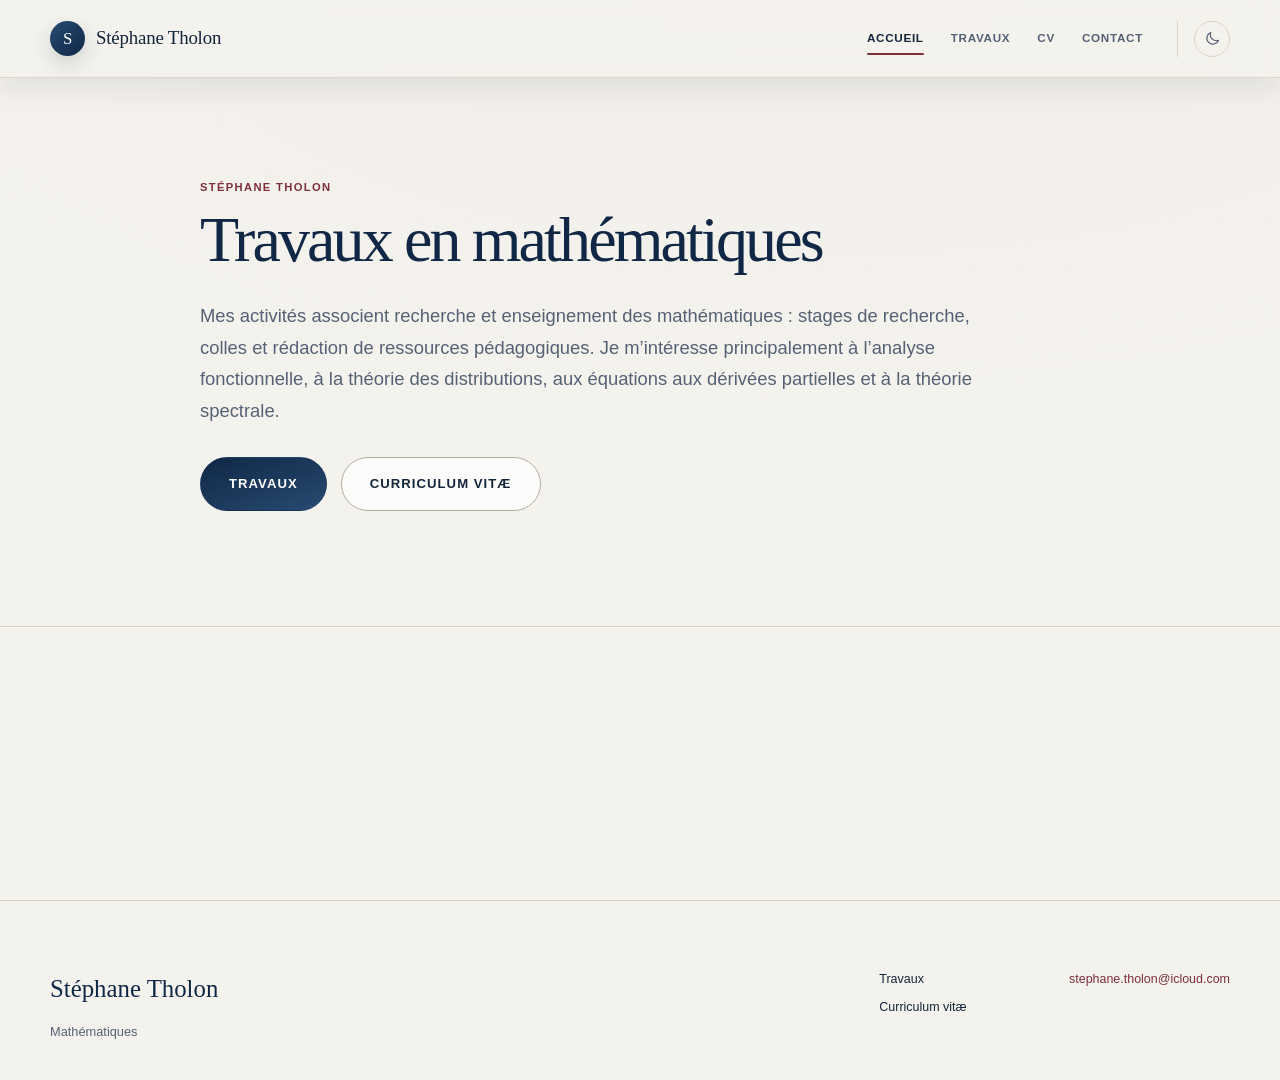
<file: index.html>
<!doctype html>
<html lang="fr">
<head>
  <meta charset="utf-8">
  <meta name="viewport" content="width=device-width, initial-scale=1">
  <title>Stéphane Tholon — Travaux en mathématiques</title>
  <meta name="description" content="Travaux en mathématiques, rapports, ressources pédagogiques et curriculum vitæ de Stéphane Tholon.">
  <meta name="theme-color" content="#f7f5f0">
  <link rel="canonical" href="https://stephanetholon-a11y.github.io/">
  <meta property="og:site_name" content="Stéphane Tholon — Mathématiques">
  <meta property="og:locale" content="fr_FR">
  <meta property="og:title" content="Stéphane Tholon — Travaux en mathématiques">
  <meta property="og:description" content="Travaux en mathématiques, rapports, ressources pédagogiques et curriculum vitæ de Stéphane Tholon.">
  <meta property="og:type" content="website">
  <meta property="og:url" content="https://stephanetholon-a11y.github.io/">
  <meta property="og:image" content="https://stephanetholon-a11y.github.io/assets/img/og-card.svg">
  <meta property="og:image:type" content="image/svg+xml">
  <meta property="og:image:width" content="1200">
  <meta property="og:image:height" content="630">
  <meta property="og:image:alt" content="Stéphane Tholon — Travaux en mathématiques">
  <link rel="icon" href="assets/img/favicon.svg" type="image/svg+xml">
  <link rel="stylesheet" href="assets/css/style.css">
  <script defer src="assets/js/public-documents.js"></script>
  <script defer src="assets/js/data.js"></script>
  <script defer src="assets/js/main.js"></script>
</head>
<body data-page="accueil">
  <header class="site-header" data-site-header></header>
  <main id="contenu">
    <section class="repository-hero">
      <div class="container repository-hero-inner">
        <p class="eyebrow">Stéphane Tholon</p>
        <h1>Travaux en mathématiques</h1>
        <p class="repository-intro">Mes activités associent recherche et enseignement des mathématiques : stages de recherche, colles et rédaction de ressources pédagogiques. Je m’intéresse principalement à l’analyse fonctionnelle, à la théorie des distributions, aux équations aux dérivées partielles et à la théorie spectrale.</p>
        <div class="hero-actions">
          <a class="button button-primary" href="documents.html">Travaux</a>
          <a class="button button-outline" href="assets/documents/cv-stephane-tholon.pdf" target="_blank" rel="noopener">Curriculum vitæ</a>
        </div>
      </div>
    </section>

  </main>
  <footer class="site-footer" data-site-footer></footer>
</body>
</html>
</file>
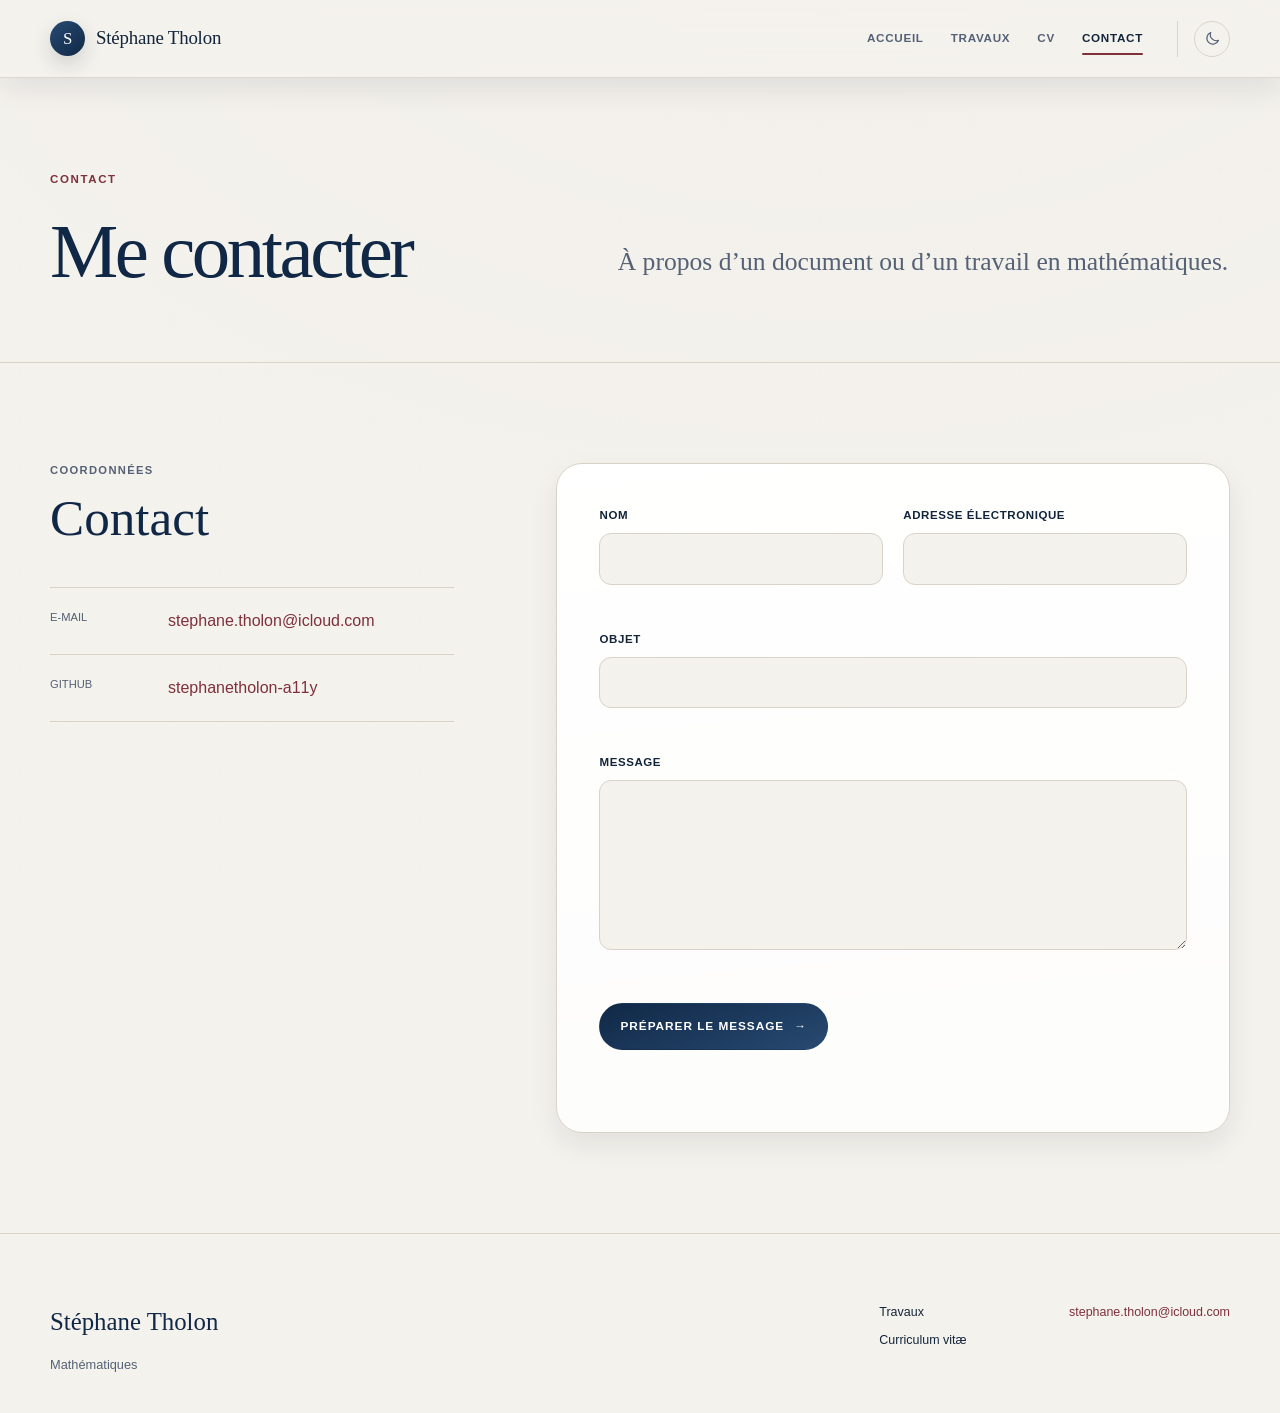
<file: contact.html>
<!doctype html>
<html lang="fr">
<head>
  <meta charset="utf-8"><meta name="viewport" content="width=device-width, initial-scale=1">
  <title>Contact — Stéphane Tholon</title>
  <meta name="description" content="Contacter Stéphane Tholon à propos d’un document ou d’un travail en mathématiques.">
  <link rel="canonical" href="https://stephanetholon-a11y.github.io/contact.html">
  <meta property="og:site_name" content="Stéphane Tholon — Mathématiques">
  <meta property="og:locale" content="fr_FR">
  <meta property="og:title" content="Contact — Stéphane Tholon">
  <meta property="og:description" content="Contacter Stéphane Tholon à propos d’un document ou d’un travail en mathématiques.">
  <meta property="og:type" content="website">
  <meta property="og:url" content="https://stephanetholon-a11y.github.io/contact.html">
  <meta property="og:image" content="https://stephanetholon-a11y.github.io/assets/img/og-card.svg">
  <meta property="og:image:type" content="image/svg+xml">
  <meta property="og:image:width" content="1200">
  <meta property="og:image:height" content="630">
  <meta property="og:image:alt" content="Stéphane Tholon — Travaux en mathématiques">
  <link rel="icon" href="assets/img/favicon.svg" type="image/svg+xml"><link rel="stylesheet" href="assets/css/style.css">
  <script defer src="assets/js/data.js"></script><script defer src="assets/js/main.js"></script>
</head>
<body data-page="contact">
  <header class="site-header" data-site-header></header>
  <main id="contenu">
    <header class="page-hero"><div class="container page-hero-grid"><div><span class="page-number">CONTACT</span><h1>Me contacter</h1></div><p class="lead">À propos d’un document ou d’un travail en mathématiques.</p></div></header>
    <section class="section"><div class="container contact-grid">
      <div class="contact-details"><p class="eyebrow">Coordonnées</p><h2>Contact</h2><div class="contact-list"><div class="contact-row"><span>E-mail</span><a href="mailto:stephane.tholon@icloud.com">stephane.tholon@icloud.com</a></div><div class="contact-row"><span>GitHub</span><a href="https://github.com/stephanetholon-a11y" target="_blank" rel="noopener">stephanetholon-a11y</a></div></div></div>
      <form class="contact-form" id="contact-form" novalidate><div class="form-row"><div class="field"><label for="name">Nom</label><input id="name" name="name" autocomplete="name" required aria-describedby="name-error"><span class="field-error" id="name-error"></span></div><div class="field"><label for="email">Adresse électronique</label><input id="email" name="email" type="email" autocomplete="email" required aria-describedby="email-error"><span class="field-error" id="email-error"></span></div></div><div class="field"><label for="subject">Objet</label><input id="subject" name="subject" required aria-describedby="subject-error"><span class="field-error" id="subject-error"></span></div><div class="field"><label for="message">Message</label><textarea id="message" name="message" required aria-describedby="message-error"></textarea><span class="field-error" id="message-error"></span></div><button class="button button-primary" type="submit">Préparer le message <span aria-hidden="true">→</span></button><p class="form-status" id="form-status" aria-live="polite"></p></form>
    </div></section>
  </main>
  <footer class="site-footer" data-site-footer></footer>
</body>
</html>
</file>
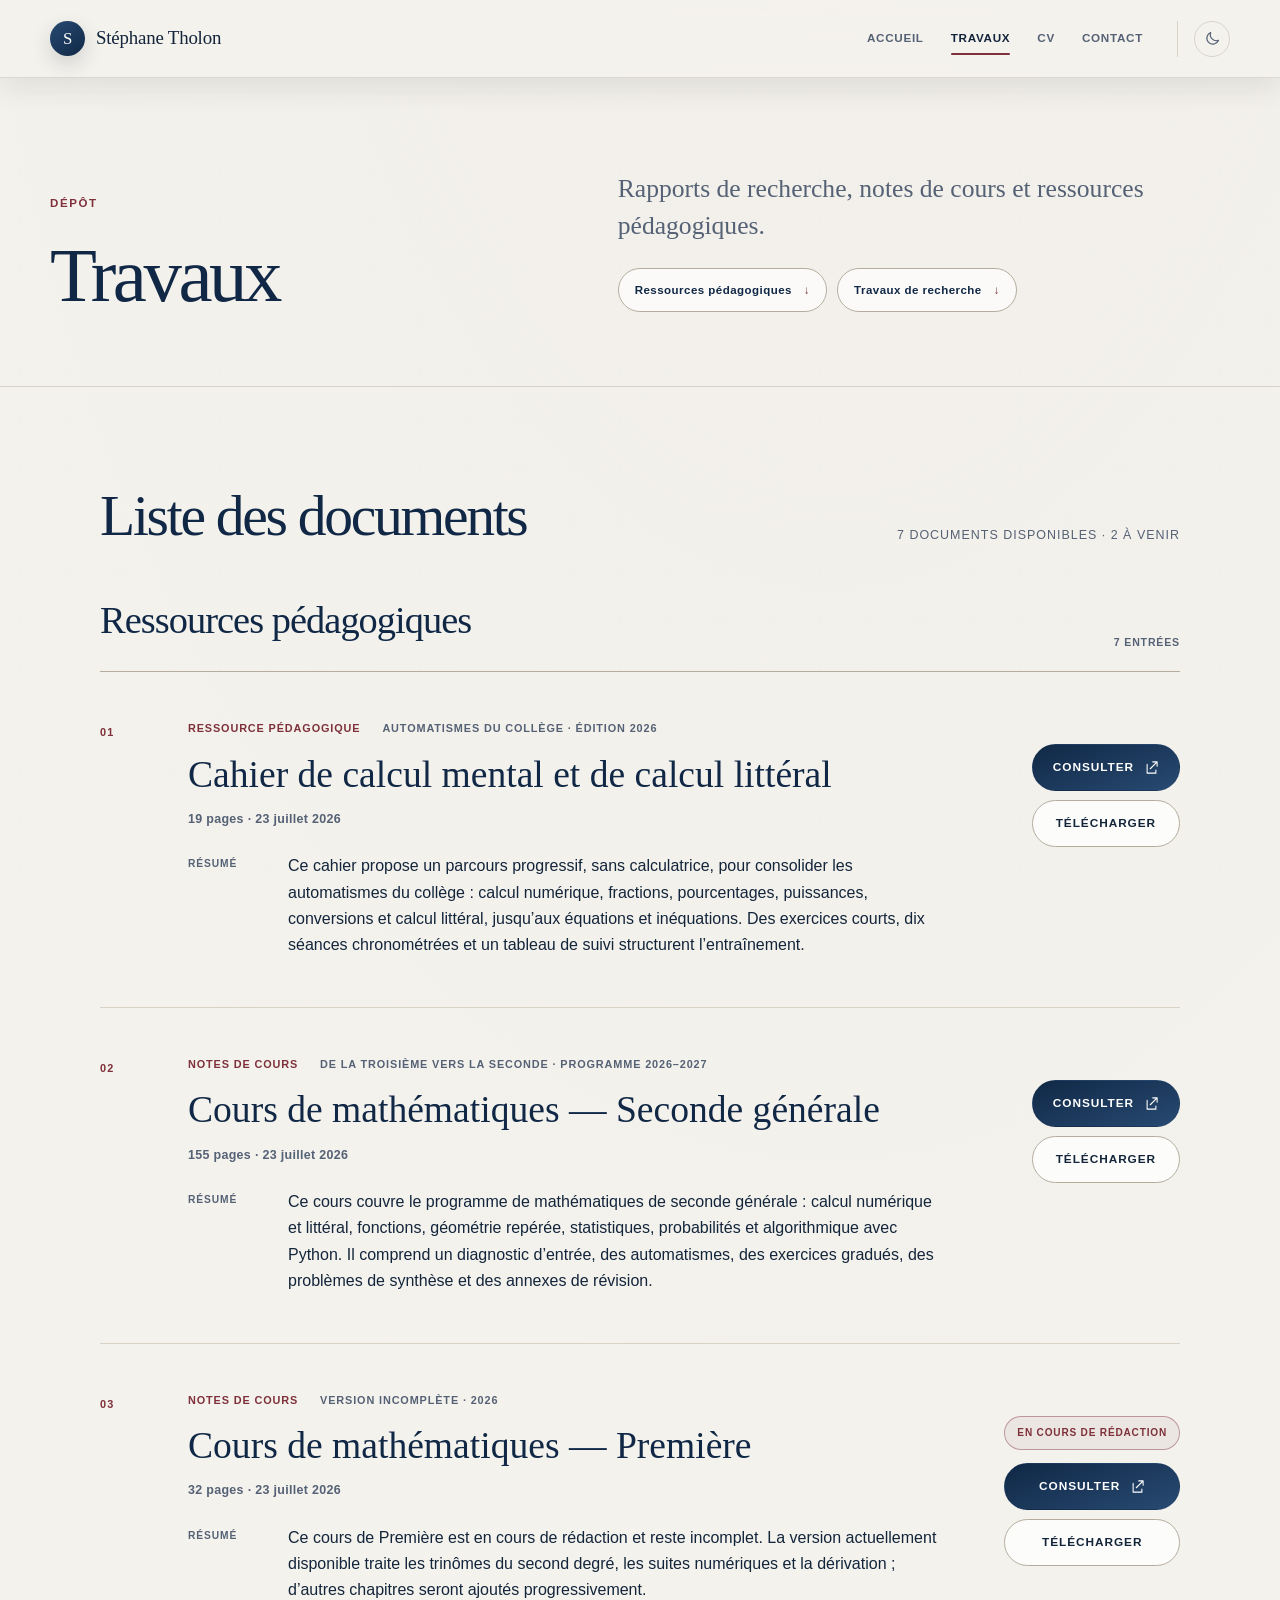
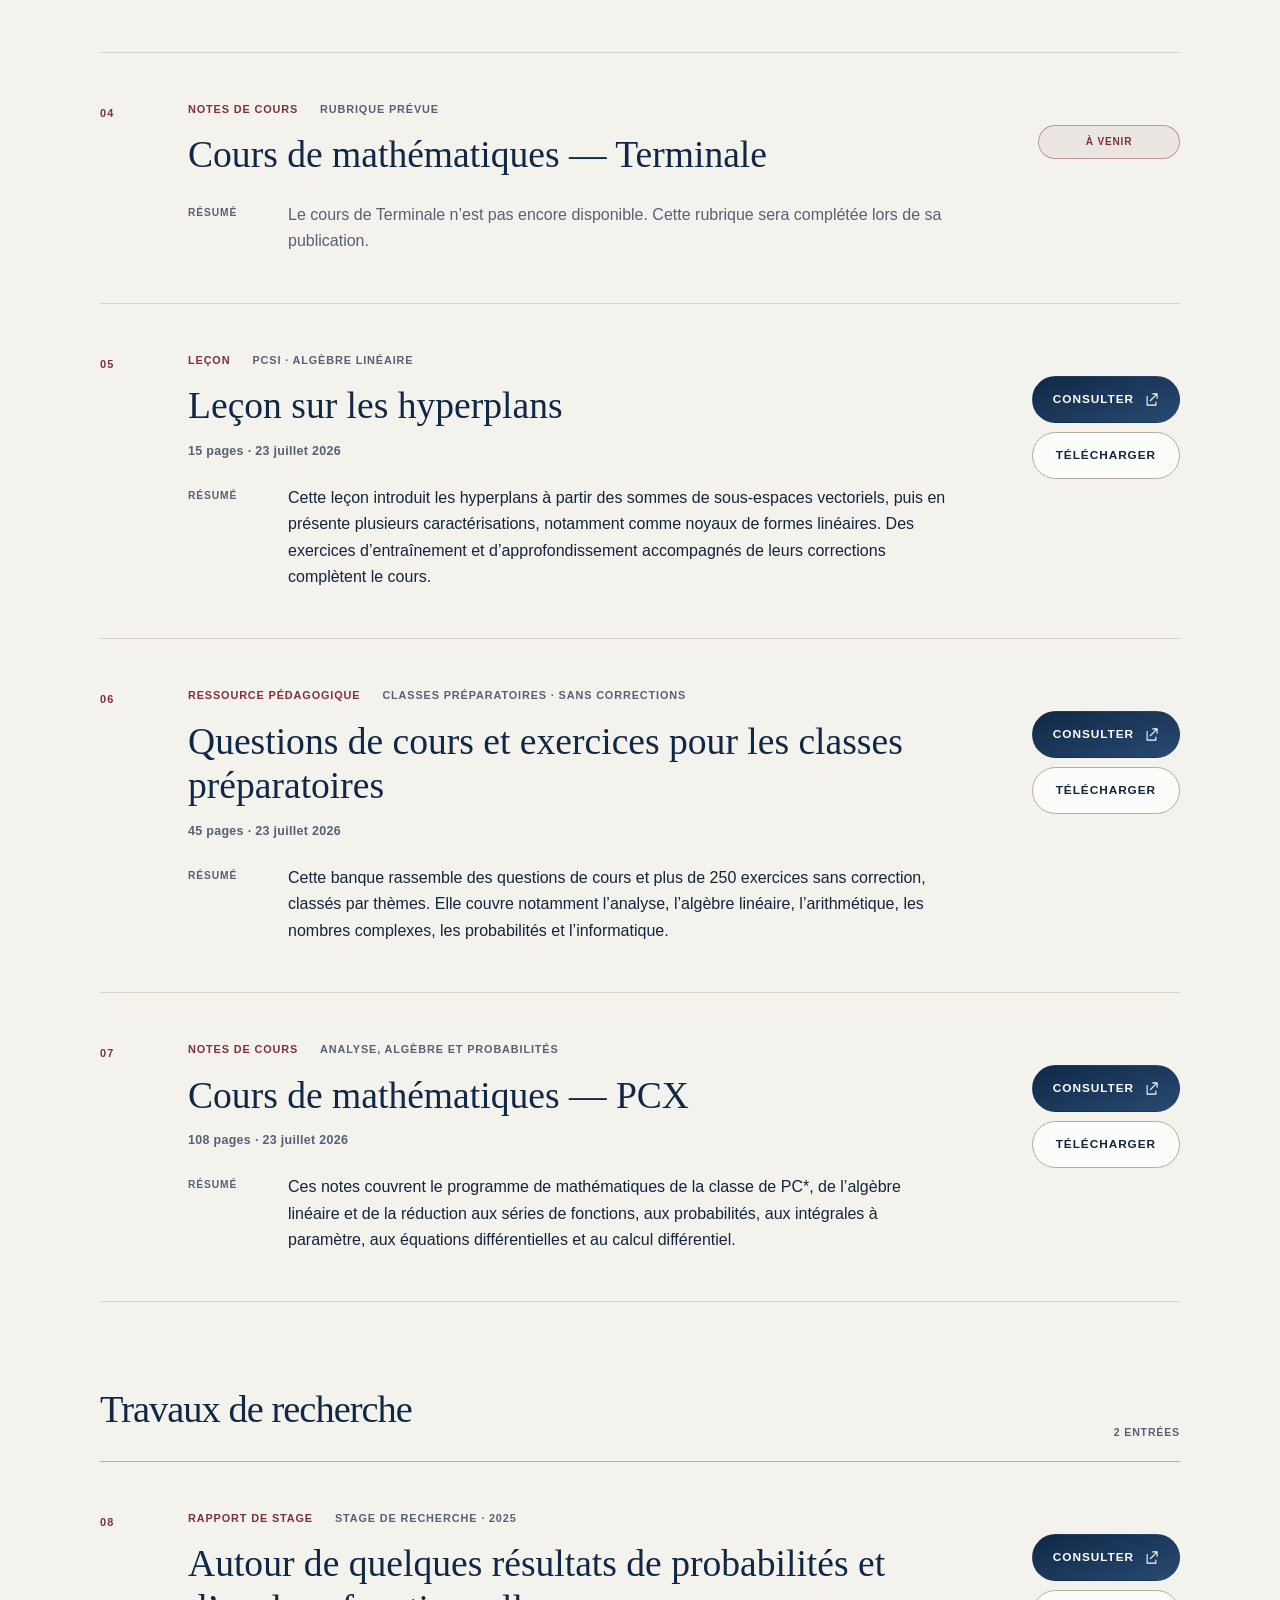
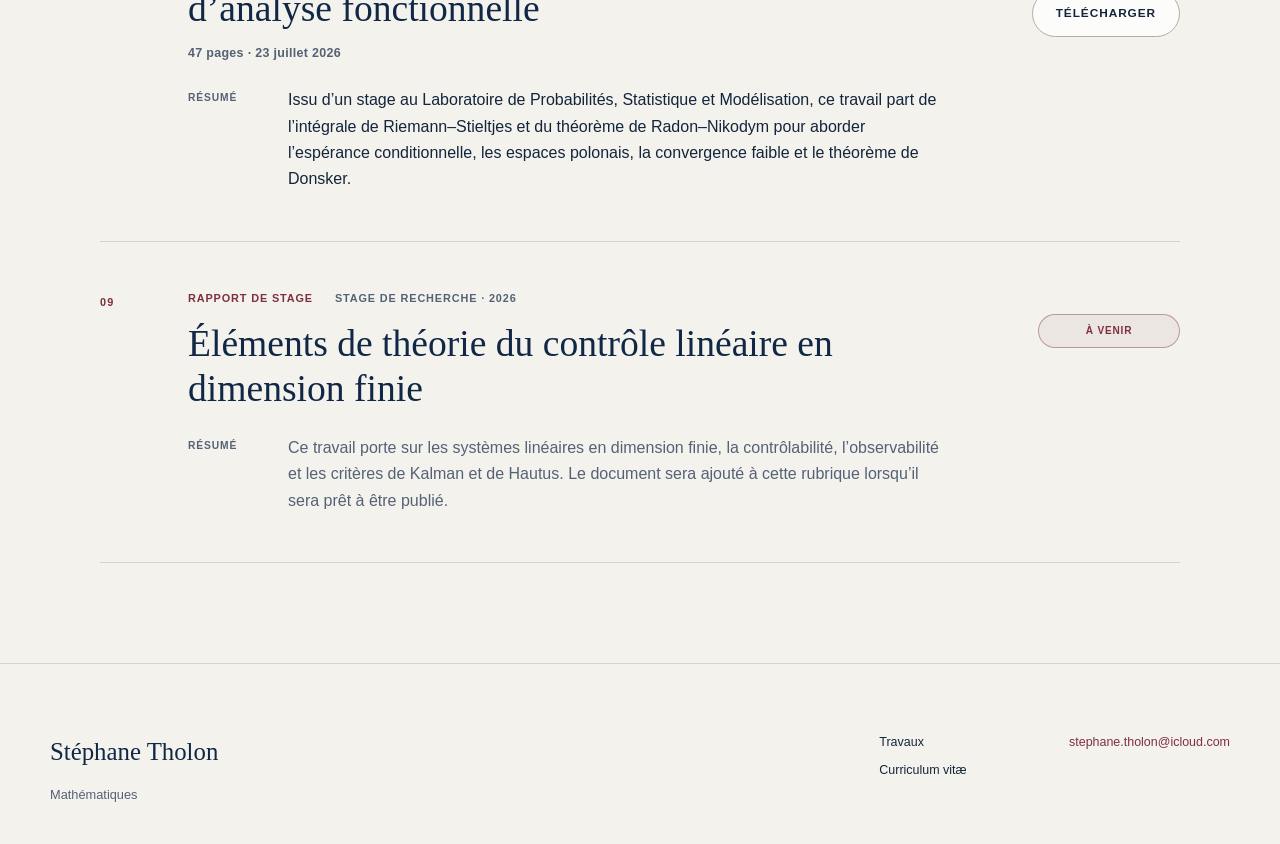
<file: documents.html>
<!doctype html>
<html lang="fr">
<head>
  <meta charset="utf-8">
  <meta name="viewport" content="width=device-width, initial-scale=1">
  <title>Travaux — Stéphane Tholon</title>
  <meta name="description" content="Rapports de stage, notes de cours et ressources pédagogiques en mathématiques de Stéphane Tholon.">
  <link rel="canonical" href="https://stephanetholon-a11y.github.io/documents.html">
  <meta property="og:site_name" content="Stéphane Tholon — Mathématiques">
  <meta property="og:locale" content="fr_FR">
  <meta property="og:title" content="Travaux — Stéphane Tholon">
  <meta property="og:description" content="Rapports de stage, notes de cours et ressources pédagogiques en mathématiques de Stéphane Tholon.">
  <meta property="og:type" content="website">
  <meta property="og:url" content="https://stephanetholon-a11y.github.io/documents.html">
  <meta property="og:image" content="https://stephanetholon-a11y.github.io/assets/img/og-card.svg">
  <meta property="og:image:type" content="image/svg+xml">
  <meta property="og:image:width" content="1200">
  <meta property="og:image:height" content="630">
  <meta property="og:image:alt" content="Stéphane Tholon — Travaux en mathématiques">
  <link rel="icon" href="assets/img/favicon.svg" type="image/svg+xml">
  <link rel="stylesheet" href="assets/css/style.css">
  <script defer src="assets/js/public-documents.js"></script>
  <script defer src="assets/js/data.js"></script>
  <script defer src="assets/js/main.js"></script>
</head>
<body data-page="documents">
  <header class="site-header" data-site-header></header>
  <main id="contenu">
    <header class="page-hero">
      <div class="container page-hero-grid">
        <div><span class="page-number">DÉPÔT</span><h1>Travaux</h1></div>
        <div class="page-hero-copy">
          <p class="lead">Rapports de recherche, notes de cours et ressources pédagogiques.</p>
          <nav class="works-shortcuts" aria-label="Accès rapide aux catégories de travaux">
            <a href="#work-group-enseignement">Ressources pédagogiques <span aria-hidden="true">↓</span></a>
            <a href="#work-group-recherche">Travaux de recherche <span aria-hidden="true">↓</span></a>
          </nav>
        </div>
      </div>
    </header>
    <section class="section" aria-labelledby="works-list-title">
      <div class="container works-shell">
        <div class="works-heading">
          <h2 id="works-list-title">Liste des documents</h2>
          <p data-result-count>0 document disponible</p>
        </div>
        <div class="work-groups" data-document-grid aria-live="polite"></div>
      </div>
    </section>
  </main>
  <footer class="site-footer" data-site-footer></footer>
</body>
</html>
</file>
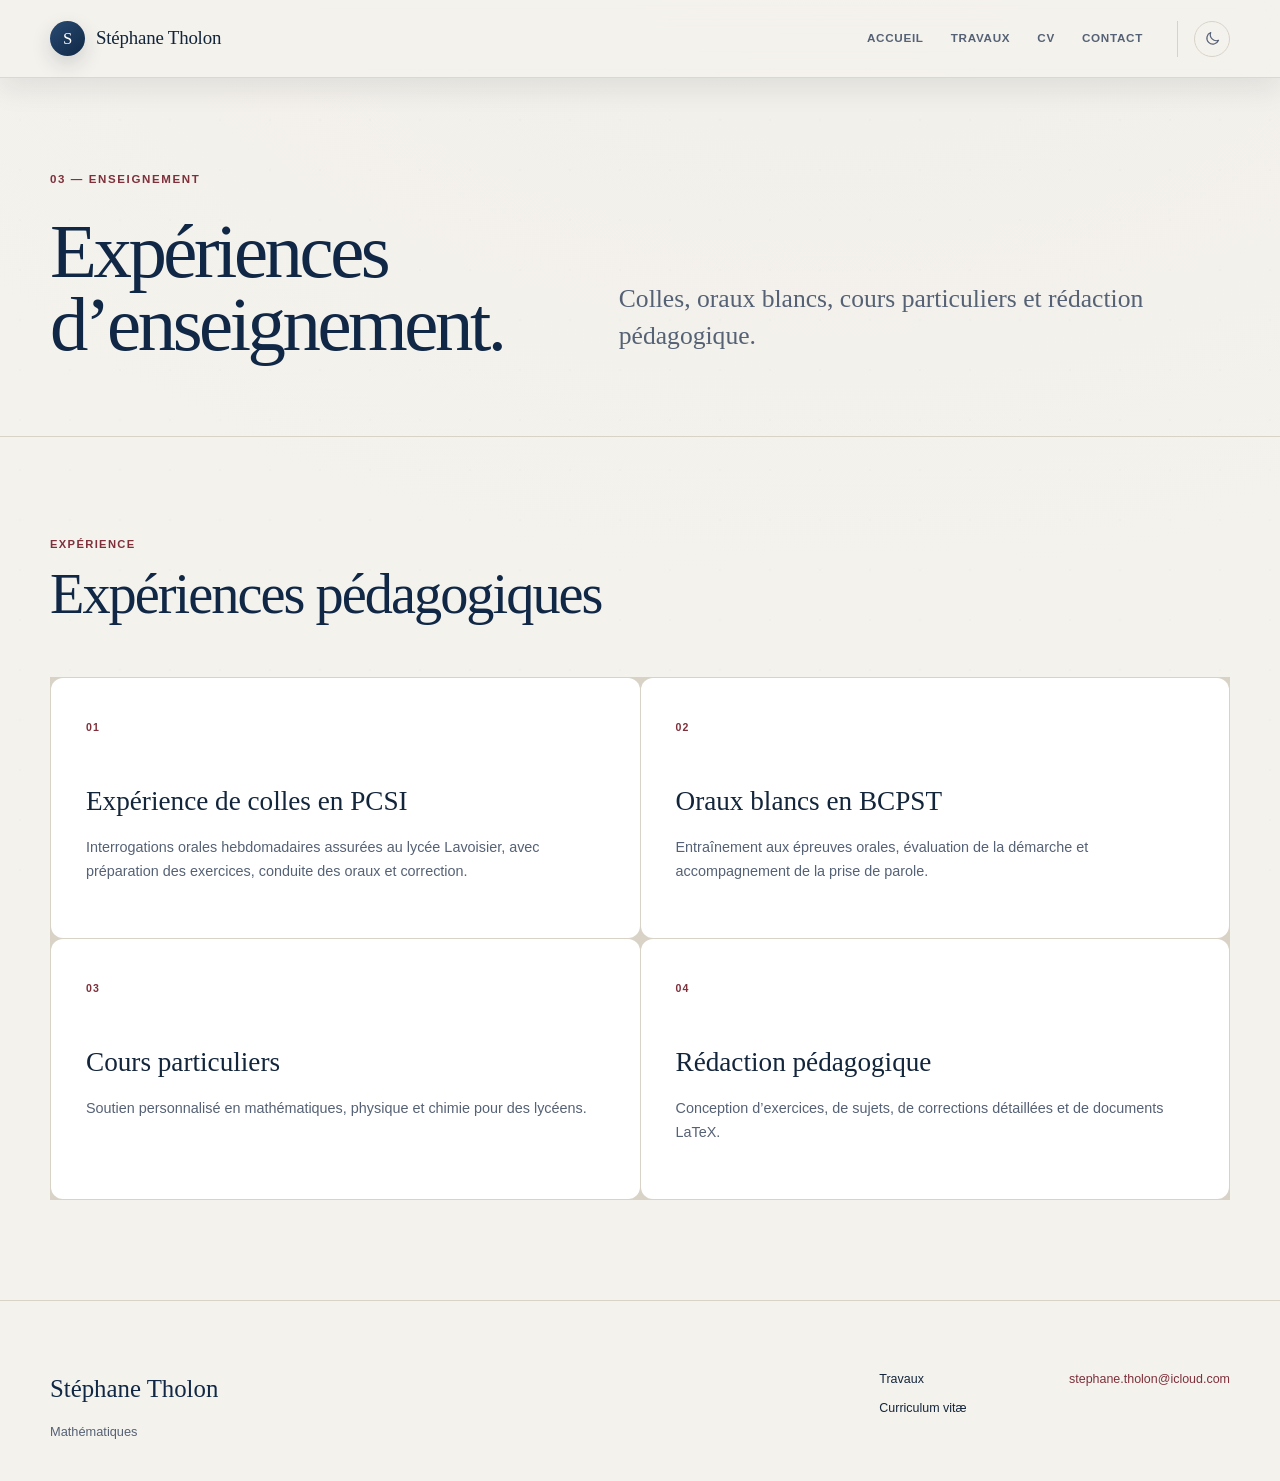
<file: enseignement.html>
<!doctype html>
<html lang="fr">
<head>
  <meta charset="utf-8"><meta name="viewport" content="width=device-width, initial-scale=1">
  <title>Enseignement — Stéphane Tholon</title>
  <meta name="description" content="Expériences pédagogiques de Stéphane Tholon : colles et oraux blancs, cours particuliers et rédaction de ressources.">
  <link rel="canonical" href="https://stephanetholon-a11y.github.io/enseignement.html">
  <meta property="og:site_name" content="Stéphane Tholon — Mathématiques">
  <meta property="og:locale" content="fr_FR">
  <meta property="og:title" content="Enseignement — Stéphane Tholon">
  <meta property="og:description" content="Expériences pédagogiques de Stéphane Tholon : colles et oraux blancs, cours particuliers et rédaction de ressources.">
  <meta property="og:type" content="website">
  <meta property="og:url" content="https://stephanetholon-a11y.github.io/enseignement.html">
  <meta property="og:image" content="https://stephanetholon-a11y.github.io/assets/img/og-card.svg">
  <meta property="og:image:type" content="image/svg+xml">
  <meta property="og:image:width" content="1200">
  <meta property="og:image:height" content="630">
  <meta property="og:image:alt" content="Stéphane Tholon — Travaux en mathématiques">
  <link rel="icon" href="assets/img/favicon.svg" type="image/svg+xml"><link rel="stylesheet" href="assets/css/style.css">
  <script defer src="assets/js/data.js"></script><script defer src="assets/js/main.js"></script>
</head>
<body data-page="enseignement">
  <header class="site-header" data-site-header></header>
  <main id="contenu">
    <header class="page-hero"><div class="container page-hero-grid"><div><span class="page-number">03 — ENSEIGNEMENT</span><h1>Expériences<br>d’enseignement.</h1></div><p class="lead">Colles, oraux blancs, cours particuliers et rédaction pédagogique.</p></div></header>
    <section class="section" aria-labelledby="activities-title"><div class="container"><div class="section-heading"><div><p class="eyebrow">Expérience</p><h2 id="activities-title">Expériences pédagogiques</h2></div></div><div class="activity-list">
      <article class="activity-card reveal"><span>01</span><h3>Expérience de colles en PCSI</h3><p>Interrogations orales hebdomadaires assurées au lycée Lavoisier, avec préparation des exercices, conduite des oraux et correction.</p></article>
      <article class="activity-card reveal"><span>02</span><h3>Oraux blancs en BCPST</h3><p>Entraînement aux épreuves orales, évaluation de la démarche et accompagnement de la prise de parole.</p></article>
      <article class="activity-card reveal"><span>03</span><h3>Cours particuliers</h3><p>Soutien personnalisé en mathématiques, physique et chimie pour des lycéens.</p></article>
      <article class="activity-card reveal"><span>04</span><h3>Rédaction pédagogique</h3><p>Conception d’exercices, de sujets, de corrections détaillées et de documents LaTeX.</p></article>
    </div></div></section>
  </main>
  <footer class="site-footer" data-site-footer></footer>
</body>
</html>
</file>
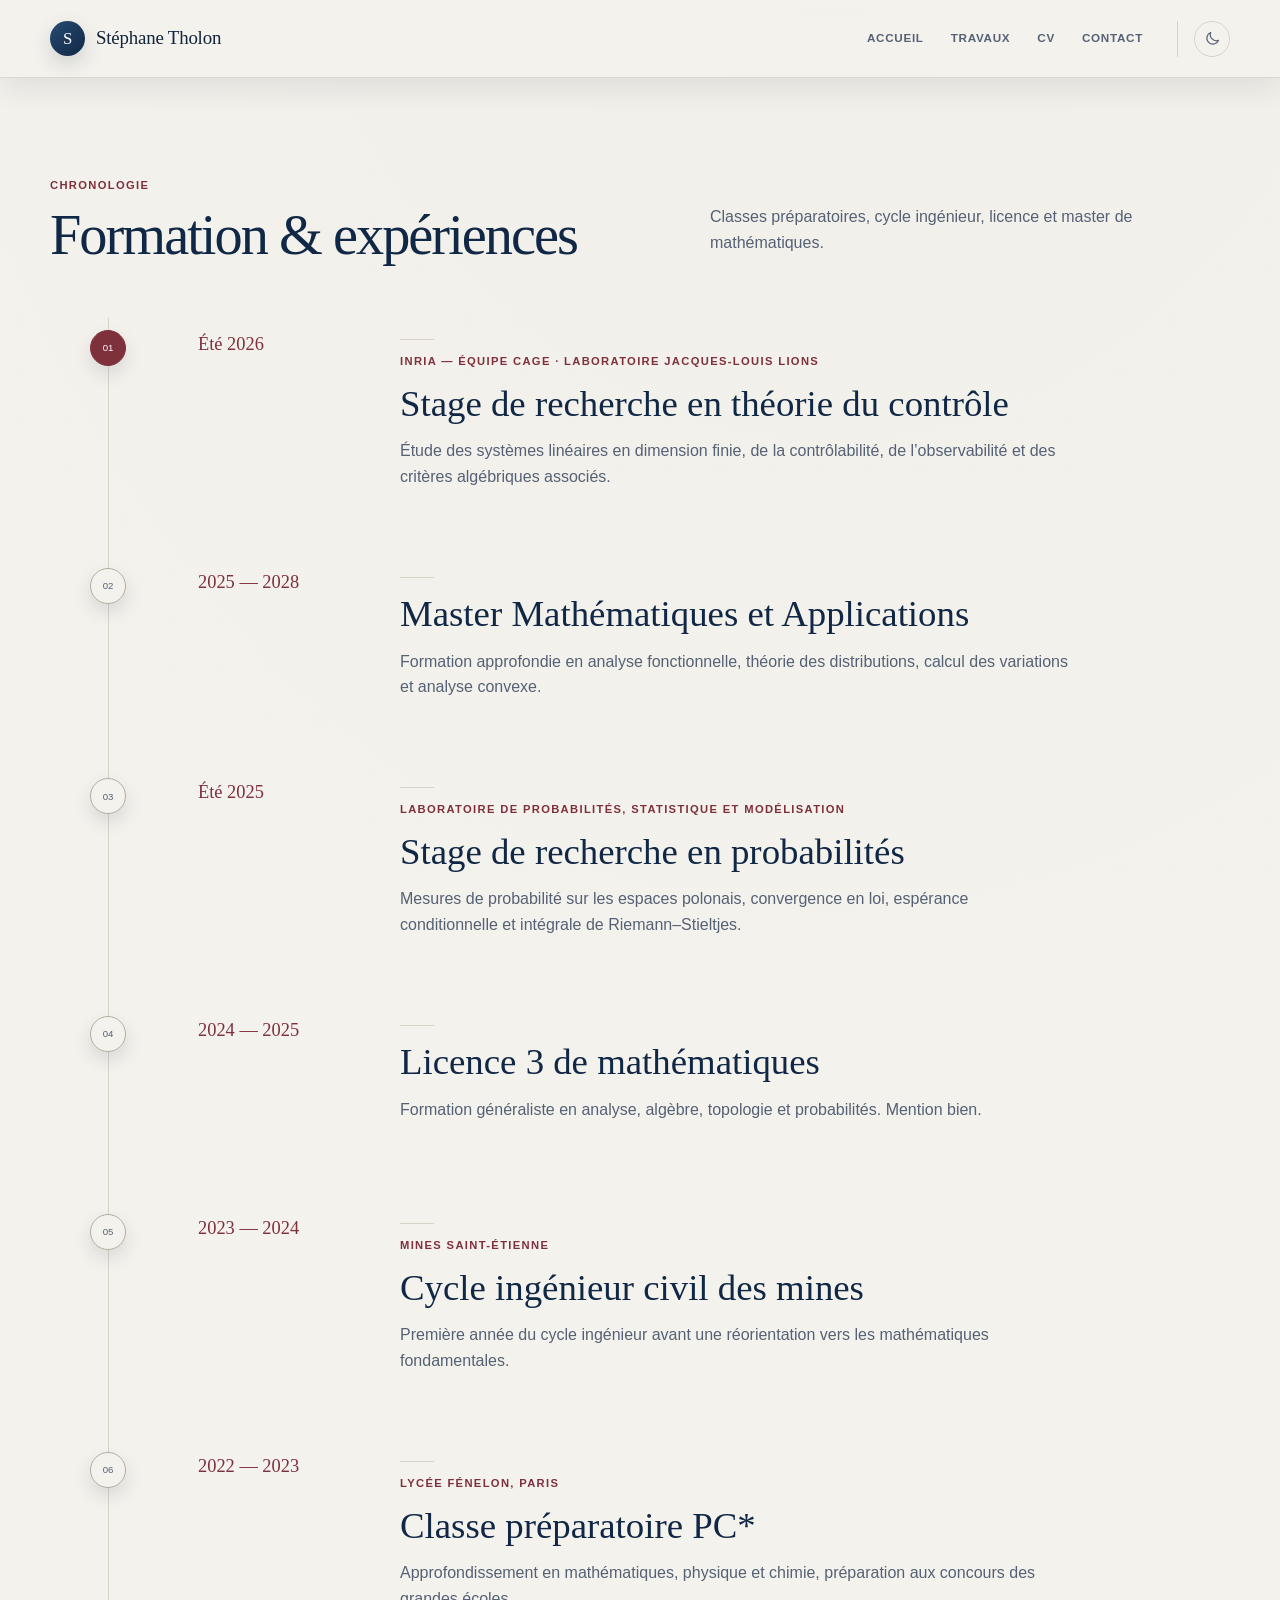
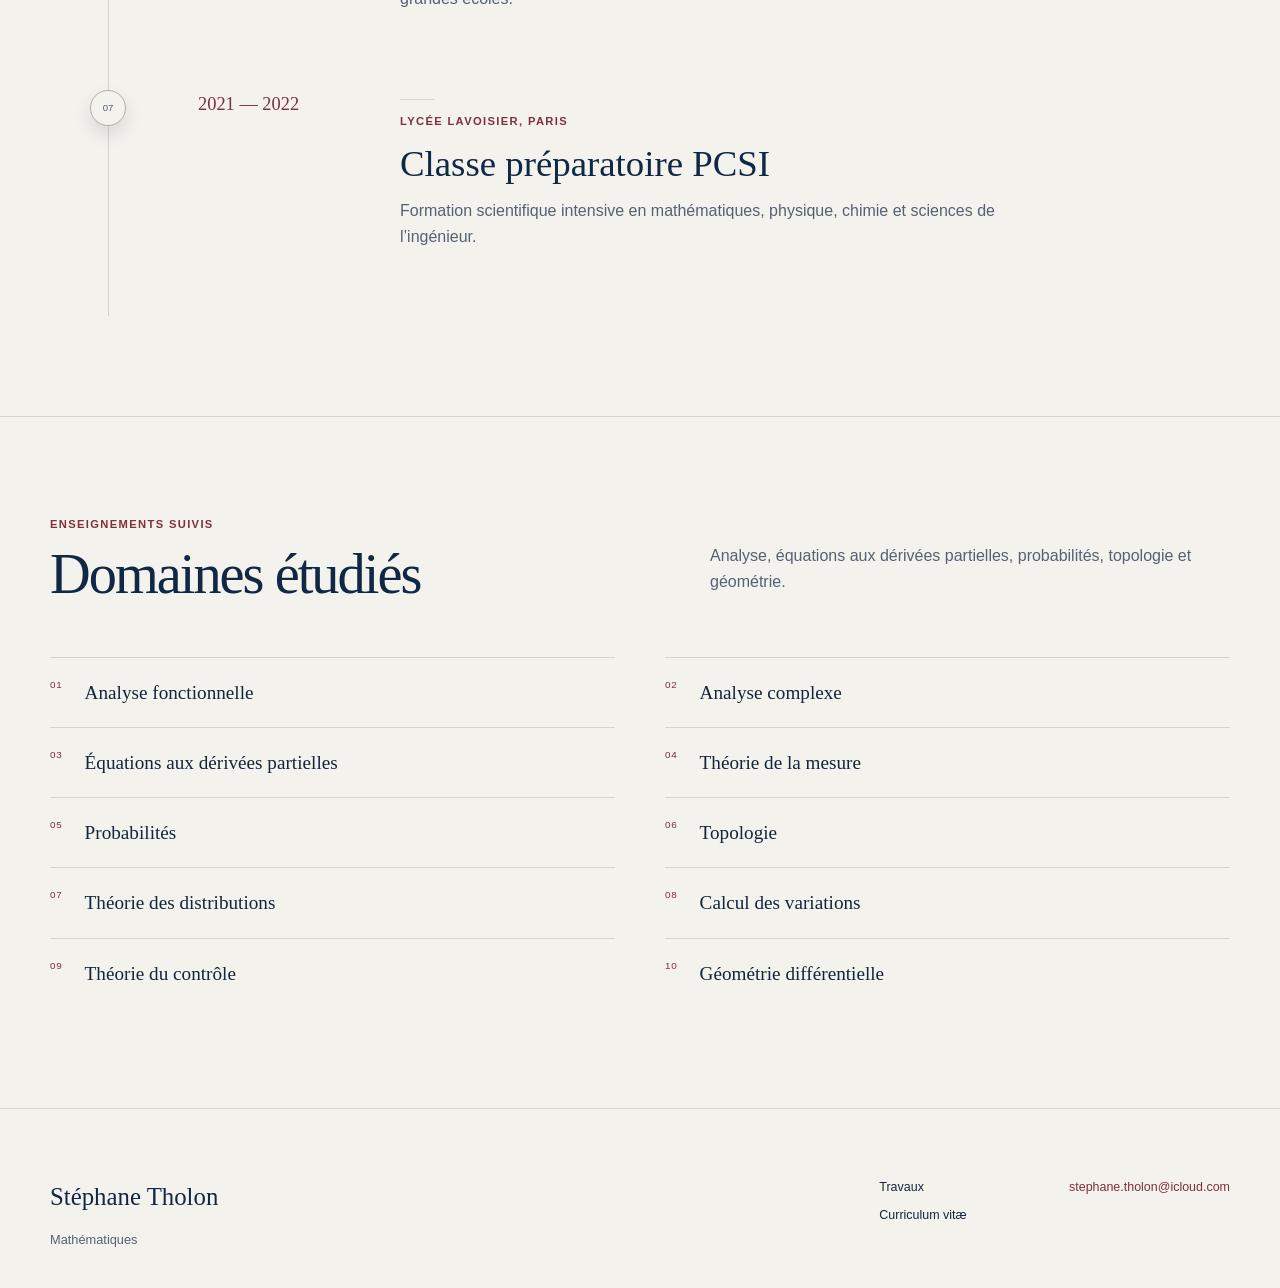
<file: parcours.html>
<!doctype html>
<html lang="fr">
<head>
  <meta charset="utf-8"><meta name="viewport" content="width=device-width, initial-scale=1">
  <title>Parcours — Stéphane Tholon</title>
  <meta name="description" content="Formation et expériences de Stéphane Tholon en mathématiques, de la classe préparatoire au master.">
  <link rel="canonical" href="https://stephanetholon-a11y.github.io/parcours.html">
  <meta property="og:site_name" content="Stéphane Tholon — Mathématiques">
  <meta property="og:locale" content="fr_FR">
  <meta property="og:title" content="Parcours — Stéphane Tholon">
  <meta property="og:description" content="Formation et expériences de Stéphane Tholon en mathématiques, de la classe préparatoire au master.">
  <meta property="og:type" content="website">
  <meta property="og:url" content="https://stephanetholon-a11y.github.io/parcours.html">
  <meta property="og:image" content="https://stephanetholon-a11y.github.io/assets/img/og-card.svg">
  <meta property="og:image:type" content="image/svg+xml">
  <meta property="og:image:width" content="1200">
  <meta property="og:image:height" content="630">
  <meta property="og:image:alt" content="Stéphane Tholon — Travaux en mathématiques">
  <link rel="icon" href="assets/img/favicon.svg" type="image/svg+xml"><link rel="stylesheet" href="assets/css/style.css">
  <script defer src="assets/js/data.js"></script><script defer src="assets/js/main.js"></script>
</head>
<body data-page="parcours">
  <header class="site-header" data-site-header></header>
  <main id="contenu">
    <section class="section" aria-labelledby="timeline-title"><div class="container"><div class="section-heading"><div><p class="eyebrow">Chronologie</p><h2 id="timeline-title">Formation & expériences</h2></div><p>Classes préparatoires, cycle ingénieur, licence et master de mathématiques.</p></div><div class="timeline" data-timeline></div></div></section>
    <section class="section" aria-labelledby="courses-title"><div class="container"><div class="section-heading"><div><p class="eyebrow">Enseignements suivis</p><h2 id="courses-title">Domaines étudiés</h2></div><p>Analyse, équations aux dérivées partielles, probabilités, topologie et géométrie.</p></div><ol class="coursework-list" data-coursework></ol></div></section>
  </main>
  <footer class="site-footer" data-site-footer></footer>
</body>
</html>
</file>
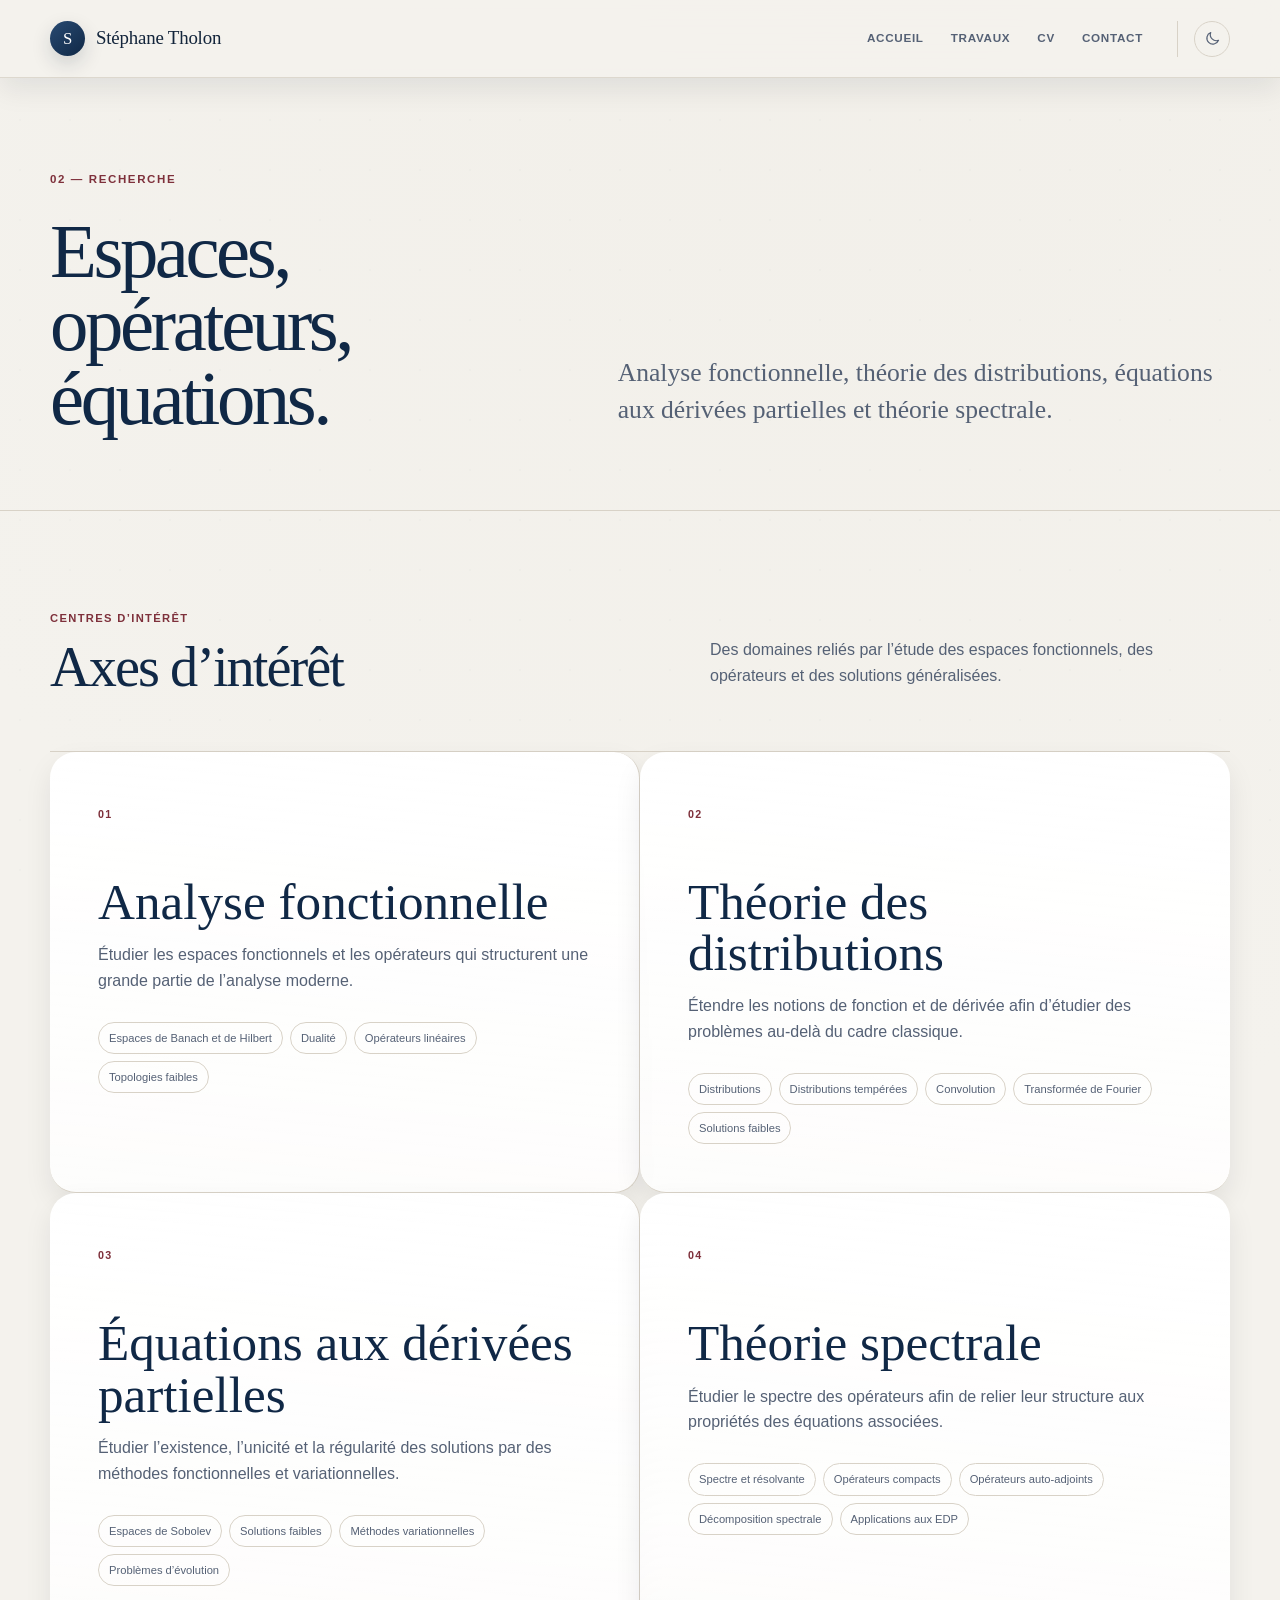
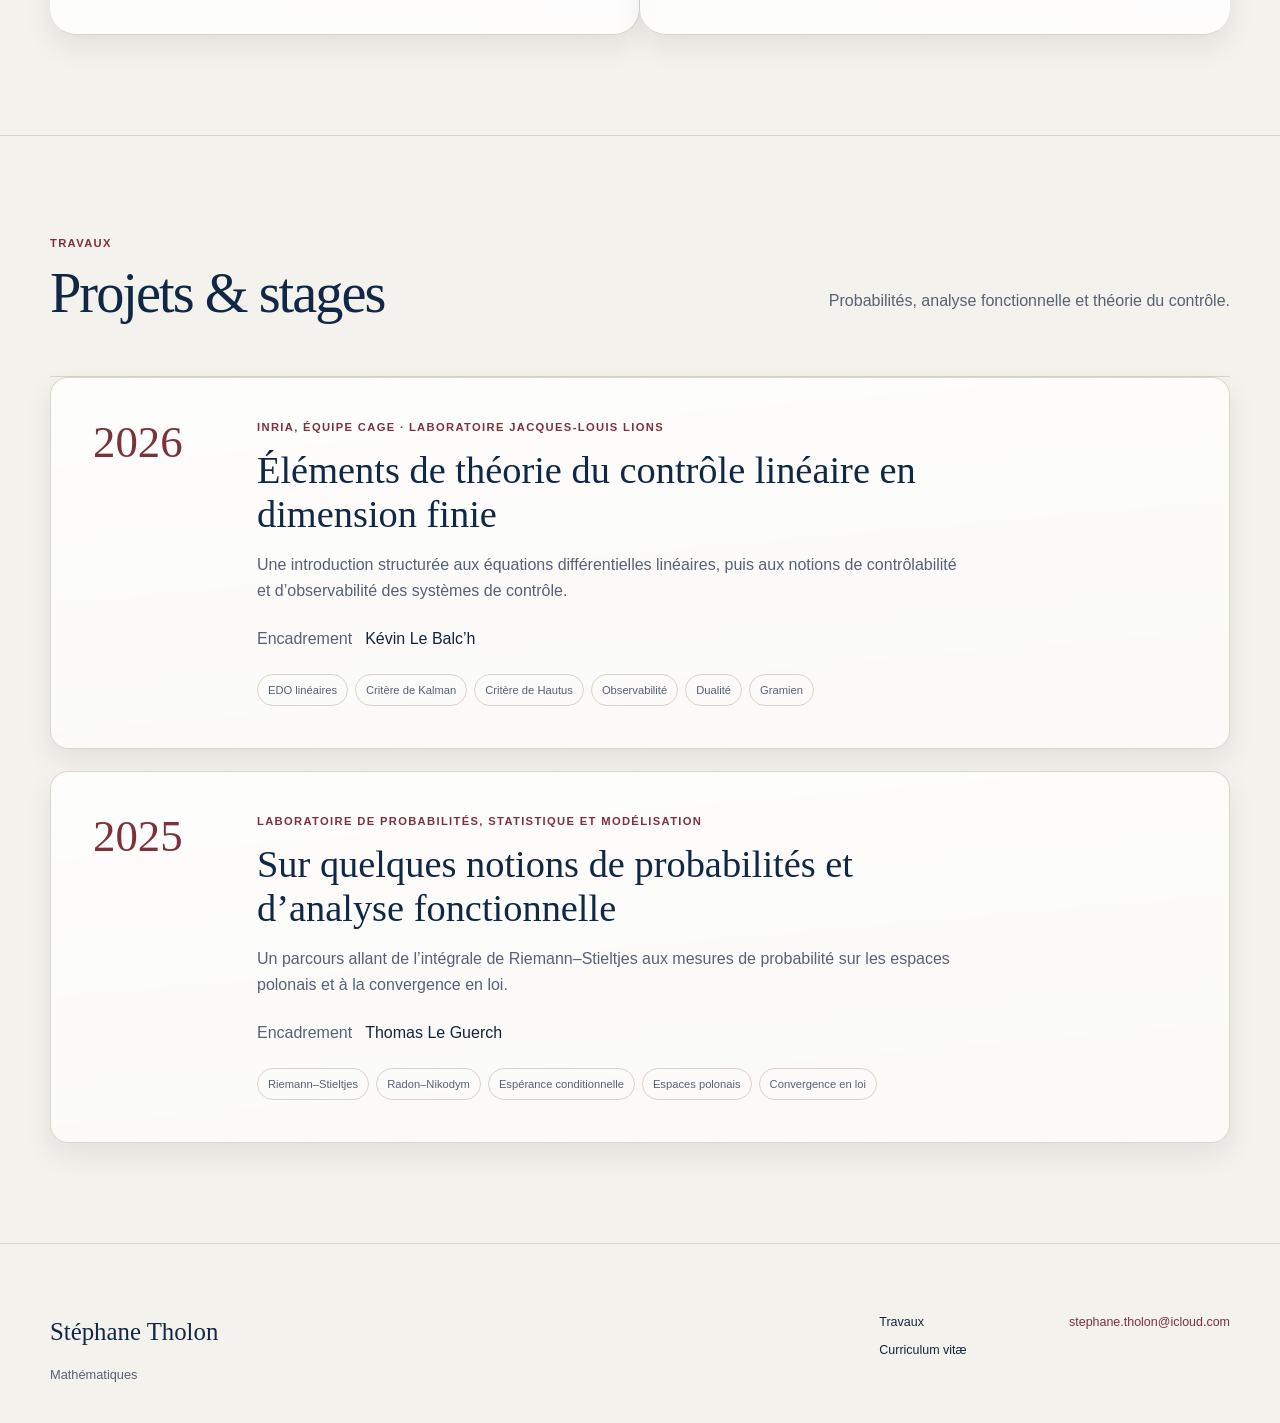
<file: recherche.html>
<!doctype html>
<html lang="fr">
<head>
  <meta charset="utf-8"><meta name="viewport" content="width=device-width, initial-scale=1">
  <title>Recherche — Stéphane Tholon</title>
  <meta name="description" content="Centres d’intérêt et projets de Stéphane Tholon en analyse fonctionnelle, théorie des distributions, équations aux dérivées partielles et théorie spectrale.">
  <link rel="canonical" href="https://stephanetholon-a11y.github.io/recherche.html">
  <meta property="og:site_name" content="Stéphane Tholon — Mathématiques">
  <meta property="og:locale" content="fr_FR">
  <meta property="og:title" content="Recherche — Stéphane Tholon">
  <meta property="og:description" content="Centres d’intérêt et projets de Stéphane Tholon en analyse fonctionnelle, théorie des distributions, équations aux dérivées partielles et théorie spectrale.">
  <meta property="og:type" content="website">
  <meta property="og:url" content="https://stephanetholon-a11y.github.io/recherche.html">
  <meta property="og:image" content="https://stephanetholon-a11y.github.io/assets/img/og-card.svg">
  <meta property="og:image:type" content="image/svg+xml">
  <meta property="og:image:width" content="1200">
  <meta property="og:image:height" content="630">
  <meta property="og:image:alt" content="Stéphane Tholon — Travaux en mathématiques">
  <link rel="icon" href="assets/img/favicon.svg" type="image/svg+xml"><link rel="stylesheet" href="assets/css/style.css">
  <script defer src="assets/js/data.js"></script><script defer src="assets/js/main.js"></script>
</head>
<body data-page="recherche">
  <header class="site-header" data-site-header></header>
  <main id="contenu">
    <header class="page-hero"><div class="container page-hero-grid"><div><span class="page-number">02 — RECHERCHE</span><h1>Espaces,<br>opérateurs,<br>équations.</h1></div><p class="lead">Analyse fonctionnelle, théorie des distributions, équations aux dérivées partielles et théorie spectrale.</p></div></header>
    <section class="section" aria-labelledby="interests-title"><div class="container"><div class="section-heading"><div><p class="eyebrow">Centres d’intérêt</p><h2 id="interests-title">Axes d’intérêt</h2></div><p>Des domaines reliés par l’étude des espaces fonctionnels, des opérateurs et des solutions généralisées.</p></div><div class="interest-grid" data-interests></div></div></section>
    <section class="section" aria-labelledby="projects-title"><div class="container"><div class="section-heading"><div><p class="eyebrow">Travaux</p><h2 id="projects-title">Projets & stages</h2></div><p>Probabilités, analyse fonctionnelle et théorie du contrôle.</p></div><div class="project-list" data-projects></div></div></section>
  </main>
  <footer class="site-footer" data-site-footer></footer>
</body>
</html>
</file>
<file: assets/css/style.css>
:root {
  --paper: #f4f2ed;
  --surface: #ffffff;
  --surface-2: #ebe7de;
  --surface-soft: #f0ece2;
  --ink: #13253b;
  --muted: #556175;
  --navy: #102846;
  --navy-soft: #284a72;
  --burgundy: #7e303b;
  --line: #d8d2c7;
  --line-strong: #b4ad9e;
  --shadow: 0 26px 55px rgba(11, 29, 49, .10);
  --shadow-subtle: 0 12px 28px rgba(10, 24, 41, .08);
  --radius-sm: 12px;
  --radius-md: 18px;
  --radius-lg: 26px;
  --serif: "Merriweather", "Baskerville", "Times New Roman", Georgia, serif;
  --sans: "Alegreya Sans", "Lato", "Avenir Next", "Avenir", -apple-system, "Segoe UI", sans-serif;
  --page: min(1180px, calc(100vw - 48px));
  --nav-height: 78px;
}

:root[data-theme="dark"] {
  --paper: #0f1a26;
  --surface: #151e2b;
  --surface-2: #1d2838;
  --surface-soft: #202c3d;
  --ink: #f1f4f8;
  --muted: #b4c0d3;
  --navy: #e6ecf5;
  --navy-soft: #b6cbed;
  --burgundy: #d88f9d;
  --line: #2e3d50;
  --line-strong: #516278;
  --shadow: 0 22px 55px rgba(0, 0, 0, .25);
}

* { box-sizing: border-box; }
html { scroll-behavior: smooth; }
body {
  margin: 0;
  color: var(--ink);
  background:
    radial-gradient(140% 80% at 65% -10%, color-mix(in srgb, var(--surface-2), transparent 72%), transparent 62%),
    var(--paper);
  font-family: var(--sans);
  font-size: 16px;
  line-height: 1.62;
  overflow-x: hidden;
  -webkit-font-smoothing: antialiased;
}
body::before {
  content: "";
  position: fixed;
  inset: 0;
  z-index: -1;
  opacity: .17;
  pointer-events: none;
  background-image: radial-gradient(circle at 20px 20px, color-mix(in srgb, var(--ink), transparent 90%) 0.9px, transparent 1px);
  background-size: 50px 50px;
}
img { display: block; max-width: 100%; height: auto; }
a { color: inherit; text-decoration: none; }
button, input, select, textarea { font: inherit; color: inherit; }
button { cursor: pointer; }
a:focus-visible { color: var(--navy); }
:focus-visible {
  outline: 3px solid color-mix(in srgb, var(--burgundy), transparent 40%);
  outline-offset: 3px;
}
::selection { color: #fff; background: var(--burgundy); }

.skip-link { position: fixed; left: 16px; top: -80px; z-index: 1000; padding: 10px 15px; border-radius: 999px; color: #fff; background: var(--navy); transition: top .22s; }
.skip-link:focus { top: 12px; }
.site-header { position: sticky; top: 0; z-index: 100; height: var(--nav-height); border-bottom: 1px solid color-mix(in srgb, var(--line), transparent 18%); background: color-mix(in srgb, var(--paper), transparent 6%); -webkit-backdrop-filter: blur(18px); backdrop-filter: blur(18px); box-shadow: var(--shadow-subtle); }
.nav-shell { width: var(--page); height: 100%; margin: auto; display: grid; grid-template-columns: auto 1fr auto; align-items: center; gap: 34px; }
.brand { display: flex; align-items: center; gap: 11px; font-family: var(--serif); font-size: 1.18rem; letter-spacing: -.01em; white-space: nowrap; }
.brand-mark {
  display: grid;
  place-items: center;
  width: 35px;
  height: 35px;
  color: var(--surface);
  border-radius: 50%;
  background: linear-gradient(140deg, var(--navy-soft), var(--navy));
  font-family: var(--serif);
  font-size: 1.05rem;
  box-shadow: 0 8px 20px rgba(15, 32, 52, .16);
}
.main-nav { justify-self: end; display: flex; align-items: center; gap: 27px; }
.main-nav a { position: relative; color: var(--muted); font-size: .73rem; font-weight: 700; letter-spacing: .06em; text-transform: uppercase; }
.main-nav a::after { content: ""; position: absolute; left: 0; right: 100%; bottom: -7px; height: 2px; background: var(--burgundy); transition: right .23s ease; border-radius: 3px; }
.main-nav a:hover, .main-nav a[aria-current="page"] { color: var(--ink); }
.main-nav a:hover::after, .main-nav a[aria-current="page"]::after { right: 0; }
.nav-actions { display: flex; align-items: center; gap: 8px; padding-left: 16px; border-left: 1px solid var(--line); }
.theme-toggle, .menu-toggle { border: 0; background: transparent; }
.theme-toggle {
  display: grid;
  place-items: center;
  width: 36px;
  height: 36px;
  border: 1px solid var(--line);
  border-radius: 50%;
  color: var(--muted);
  transition: all .2s ease;
}
.theme-toggle:hover { color: var(--ink); transform: translateY(-1px); }
.menu-toggle { display: none; }

main { min-height: calc(100vh - var(--nav-height)); }
.container { width: var(--page); margin-inline: auto; }
.narrow { width: min(780px, calc(100vw - 48px)); margin-inline: auto; }
.page-hero { padding: 92px 0 74px; border-bottom: 1px solid var(--line); }
.page-hero-grid { display: grid; grid-template-columns: .85fr 1.15fr; gap: 9vw; align-items: end; }
.page-number { display: block; margin-bottom: 26px; color: var(--burgundy); font-size: .72rem; font-weight: 700; letter-spacing: .14em; text-transform: uppercase; }
.page-hero h1, .hero h1 { margin: 0; color: var(--navy); font-family: var(--serif); font-weight: 500; letter-spacing: -.045em; line-height: .96; }
.page-hero h1 { font-size: clamp(3rem, 6vw, 5.2rem); }
.page-hero .lead { max-width: 660px; margin: 0 0 8px; color: var(--muted); font-family: var(--serif); font-size: clamp(1.25rem, 2vw, 1.65rem); line-height: 1.45; }
.page-hero-copy { display: grid; gap: 24px; justify-items: start; }
.page-hero-copy .lead { margin-bottom: 0; }
.works-shortcuts { display: flex; flex-wrap: wrap; gap: 10px; }
.works-shortcuts a {
  display: inline-flex;
  align-items: center;
  gap: 12px;
  min-height: 44px;
  padding: 9px 16px;
  border: 1px solid var(--line-strong);
  border-radius: 999px;
  color: var(--navy);
  background: color-mix(in srgb, var(--surface), transparent 34%);
  font-size: .72rem;
  font-weight: 700;
  letter-spacing: .04em;
  transition: color .2s, border-color .2s, background .2s;
}
.works-shortcuts a:hover { color: var(--surface); border-color: var(--navy); background: var(--navy); }
.works-shortcuts span { color: var(--burgundy); }
.works-shortcuts a:hover span { color: inherit; }
.eyebrow { margin: 0 0 12px; color: var(--burgundy); font-size: .7rem; font-weight: 750; letter-spacing: .12em; line-height: 1.4; text-transform: uppercase; }
.section { padding: 100px 0; position: relative; }
.section + .section { border-top: 1px solid var(--line); }
.section-heading { display: grid; grid-template-columns: 1fr 1fr; gap: 50px; align-items: end; margin-bottom: 54px; }
.section-heading h2 { max-width: 650px; margin: 0; color: var(--navy); font-family: var(--serif); font-size: clamp(2.3rem, 4.4vw, 4.1rem); font-weight: 500; letter-spacing: -.035em; line-height: 1.04; }
.section-heading > p { max-width: 520px; justify-self: end; margin: 0 0 8px; color: var(--muted); }
.section-heading.compact { display: flex; justify-content: space-between; gap: 30px; align-items: end; }
.section-heading.compact h2 { font-size: clamp(2.2rem, 3.5vw, 3.35rem); }

.section-heading.compact .section-link {
  border-radius: 999px;
  padding: 8px 18px;
  border: 1px solid var(--line-strong);
  background: color-mix(in srgb, var(--surface), transparent 20%);
}

.hero { position: relative; }
.hero::after {
  content: "";
  position: absolute;
  top: 20%;
  right: max(22px, calc(50vw - var(--page) / 2 + 20px));
  width: 260px;
  height: 260px;
  border-radius: 50%;
  background: radial-gradient(circle at 20% 20%, color-mix(in srgb, var(--navy-soft), transparent 65%), transparent 65%);
  opacity: .35;
  filter: blur(0.5px);
}
.hero-grid { width: var(--page); margin: auto; padding: 84px 0 92px; display: grid; grid-template-columns: minmax(0, 900px); align-items: center; }
.hero-kicker { display: flex; align-items: center; gap: 13px; margin-bottom: 30px; color: var(--burgundy); font-size: .72rem; font-weight: 700; letter-spacing: .14em; text-transform: uppercase; }
.hero-kicker::before { content: ""; width: 42px; height: 1px; background: currentColor; }
.hero h1 { max-width: 820px; font-size: clamp(2.9rem, 5vw, 4.6rem); letter-spacing: -.035em; }
.hero-role { margin: 22px 0 24px; color: var(--navy-soft); font-family: var(--serif); font-size: clamp(1.35rem, 2.4vw, 2rem); }
.hero-intro { max-width: 760px; margin: 24px 0 0; color: var(--muted); font-size: 1.05rem; }
.hero-actions { display: flex; flex-wrap: wrap; gap: 12px; margin-top: 34px; }
.button {
  display: inline-flex;
  justify-content: center;
  align-items: center;
  gap: 10px;
  min-height: 47px;
  padding: 11px 20px;
  border: 1px solid transparent;
  border-radius: 999px;
  font-size: .74rem;
  font-weight: 700;
  letter-spacing: .08em;
  text-transform: uppercase;
  transition: transform .2s, background .2s, color .2s, border-color .2s, box-shadow .2s;
}
.button:hover { transform: translateY(-2px); box-shadow: var(--shadow-subtle); }
.button-primary { color: var(--surface); background: linear-gradient(160deg, var(--navy), var(--navy-soft)); }
.button-outline { border-color: var(--line-strong); background: color-mix(in srgb, var(--surface), transparent 26%); }
.button-outline:hover { color: var(--surface); border-color: var(--navy); background: linear-gradient(160deg, var(--navy), var(--navy-soft)); }

.section-link { display: inline-flex; align-items: center; gap: 10px; padding-bottom: 3px; border-bottom: 1px solid var(--line-strong); color: var(--burgundy); font-size: .74rem; font-weight: 700; letter-spacing: .05em; text-transform: uppercase; }
.category-list { border-top: 1px solid var(--line); background: linear-gradient(180deg, color-mix(in srgb, var(--surface), transparent 46%), transparent); }
.category-list a { display: grid; grid-template-columns: 70px 1fr auto; gap: 24px; align-items: center; min-height: 88px; padding: 18px 0; border-bottom: 1px solid var(--line); }
.category-list a > span:first-child { color: var(--line-strong); font-size: .7rem; letter-spacing: .08em; }
.category-list strong { color: var(--navy); font-family: var(--serif); font-size: clamp(1.35rem, 2.4vw, 1.85rem); font-weight: 500; }
.category-list a > span:last-child { color: var(--burgundy); transition: transform .2s; }
.category-list a:hover > span:last-child { transform: translateX(4px); }

.timeline { position: relative; }
.timeline::before { content: ""; position: absolute; top: 0; bottom: 0; left: 58px; width: 1px; background: var(--line); }
.timeline-item { position: relative; display: grid; grid-template-columns: 116px 170px 1fr; gap: 32px; min-height: 198px; padding: 12px 0 58px; }
.timeline-marker {
  position: relative;
  z-index: 1;
  width: 36px;
  height: 36px;
  margin-left: 40px;
  display: grid;
  place-items: center;
  border: 1px solid var(--line-strong);
  border-radius: 50%;
  color: var(--muted);
  background: var(--paper);
  font-size: .6rem;
  box-shadow: 0 8px 18px rgba(18, 30, 47, .12);
}
.timeline-featured .timeline-marker { color: var(--surface); border-color: var(--burgundy); background: var(--burgundy); }
.timeline-period { color: var(--burgundy); font-family: var(--serif); font-size: 1.15rem; }
.timeline-content { max-width: 670px; padding-bottom: 8px; }
.timeline-content::before { content: ""; display: block; width: 34px; height: 1px; margin-top: 9px; margin-bottom: 14px; background: var(--line); }
.timeline-content h3 { margin: 0 0 13px; color: var(--navy); font-family: var(--serif); font-size: clamp(1.55rem, 3vw, 2.3rem); font-weight: 500; line-height: 1.18; }
.timeline-content > p:last-child { margin: 0; color: var(--muted); }
.coursework-list { list-style: none; margin: 0; padding: 0; display: grid; grid-template-columns: 1fr 1fr; column-gap: 50px; }
.coursework-list li { display: flex; gap: 22px; padding: 19px 0; border-top: 1px solid var(--line); font-family: var(--serif); font-size: 1.2rem; }
.coursework-list li span { color: var(--burgundy); font-family: var(--sans); font-size: .62rem; letter-spacing: .08em; }

.interest-grid { display: grid; grid-template-columns: 1fr 1fr; border-top: 1px solid var(--line); }
.interest-card { min-height: 420px; padding: 48px; border-right: 1px solid var(--line); border-bottom: 1px solid var(--line); }
.interest-card {
  border-radius: var(--radius-lg);
  border-right-width: 1px;
  border-bottom-width: 1px;
  background: linear-gradient(185deg, color-mix(in srgb, var(--surface), transparent 0%), color-mix(in srgb, var(--surface), transparent 18%));
  box-shadow: var(--shadow-subtle);
}
.interest-card:nth-child(2n) { border-right: 0; }
.interest-number { color: var(--burgundy); font-size: .67rem; font-weight: 700; letter-spacing: .13em; }
.interest-card h2 { margin: 50px 0 15px; color: var(--navy); font-family: var(--serif); font-size: clamp(2rem, 4vw, 3.25rem); font-weight: 500; line-height: 1; }
.interest-card > p { max-width: 500px; margin: 0 0 28px; color: var(--muted); }
.interest-card ul { list-style: none; margin: 0; padding: 0; display: flex; flex-wrap: wrap; gap: 7px; }
.interest-card li, .tag-list span { padding: 6px 10px; border: 1px solid var(--line); border-radius: 99px; color: var(--muted); font-size: .7rem; }
.project-list { border-top: 1px solid var(--line); }
.project-card { display: grid; grid-template-columns: 120px 1fr auto; gap: 44px; padding: 48px 0; border-bottom: 1px solid var(--line); }
.project-card {
  border: 1px solid color-mix(in srgb, var(--line), transparent 10%);
  border-radius: var(--radius-md);
  padding: 42px;
  background: linear-gradient(175deg, color-mix(in srgb, var(--surface), transparent 16%), color-mix(in srgb, var(--surface), transparent 42%));
  box-shadow: var(--shadow-subtle);
}
.project-card + .project-card { margin-top: 22px; }
.project-year { color: var(--burgundy); font-family: var(--serif); font-size: 2.8rem; line-height: 1; }
.project-main { max-width: 700px; }
.project-main h3 { margin: 0 0 15px; color: var(--navy); font-family: var(--serif); font-size: clamp(1.7rem, 3vw, 2.45rem); font-weight: 500; line-height: 1.15; }
.project-main > p:not(.eyebrow):not(.project-supervisor) { color: var(--muted); }
.project-supervisor { display: flex; gap: 13px; margin: 22px 0; }
.project-supervisor span { color: var(--muted); }
.tag-list { display: flex; flex-wrap: wrap; gap: 7px; }
.project-action { align-self: center; }
.pending-label { display: inline-block; padding: 10px 13px; border: 1px dashed var(--line-strong); color: var(--muted); font-size: .72rem; }
.activity-list { display: grid; grid-template-columns: repeat(2, 1fr); gap: 1px; background: var(--line); border: 1px solid var(--line); }
.activity-card { min-height: 260px; padding: 35px; background: var(--surface); border-radius: var(--radius-sm); }
.activity-card span { color: var(--burgundy); font-size: .66rem; font-weight: 750; letter-spacing: .1em; }
.activity-card h3 { margin: 40px 0 13px; font-family: var(--serif); font-size: 1.7rem; font-weight: 500; }
.activity-card p { margin: 0; color: var(--muted); font-size: .9rem; }
.filter-chips { display: flex; flex-wrap: wrap; gap: 8px; }
.filter-chip {
  padding: 8px 14px;
  border: 1px solid var(--line);
  border-radius: 999px;
  background: color-mix(in srgb, var(--surface), transparent 20%);
  font-size: .72rem;
  transition: all .2s ease;
}
.filter-chip:hover, .filter-chip.is-active { color: var(--surface); border-color: var(--navy); background: linear-gradient(160deg, var(--navy), var(--navy-soft)); }
.document-categories { margin-bottom: 20px; }
.resource-grid { display: grid; grid-template-columns: repeat(2, 1fr); gap: 18px; margin-top: 32px; }
.resource-card { min-height: 320px; padding: 30px; border: 1px solid var(--line); background: var(--surface); border-radius: var(--radius-md); box-shadow: var(--shadow-subtle); }
.resource-meta, .document-details, .document-kicker { display: flex; justify-content: space-between; gap: 16px; color: var(--muted); font-size: .68rem; letter-spacing: .06em; text-transform: uppercase; }
.resource-meta span, .document-kicker span:first-child { color: var(--burgundy); }
.resource-card h3, .document-card h3 { margin: 40px 0 12px; color: var(--navy); font-family: var(--serif); font-size: 1.55rem; font-weight: 500; line-height: 1.18; }
.resource-card > p, .document-card p { color: var(--muted); font-size: .88rem; }
.resource-card .tag-list { margin: 22px 0; }
.card-actions { display: flex; flex-wrap: wrap; gap: 20px; margin-top: 24px; }
.card-actions a, .card-actions button { display: inline-flex; align-items: center; gap: 7px; padding: 0; border: 0; color: var(--burgundy); background: transparent; font-size: .72rem; font-weight: 700; text-transform: uppercase; }

.document-controls { display: grid; grid-template-columns: 2fr repeat(3, 1fr) auto; gap: 12px; padding: 25px; border: 1px solid var(--line); background: var(--surface); border-radius: var(--radius-md); box-shadow: var(--shadow-subtle); }
.control { position: relative; }
.control label { display: block; margin-bottom: 7px; color: var(--muted); font-size: .62rem; font-weight: 700; letter-spacing: .08em; text-transform: uppercase; }
.control input, .control select { width: 100%; min-height: 45px; padding: 9px 12px; border: 1px solid var(--line); border-radius: var(--radius-sm); color: var(--ink); background: var(--paper); }
.search-control input { padding-left: 40px; }
.search-control svg { position: absolute; left: 13px; bottom: 13px; color: var(--muted); }
.reset-button { align-self: end; min-height: 45px; padding: 9px 14px; border: 1px solid var(--line); border-radius: var(--radius-sm); background: color-mix(in srgb, var(--surface), transparent 20%); font-size: .72rem; }
.results-meta { display: flex; justify-content: space-between; margin: 28px 0 14px; color: var(--muted); font-size: .75rem; }
.document-grid { display: grid; grid-template-columns: repeat(3, 1fr); gap: 22px; }
.document-card {
  overflow: hidden;
  border: 1px solid var(--line);
  border-radius: var(--radius-md);
  background: var(--surface);
  box-shadow: var(--shadow-subtle);
  transition: transform .22s ease, box-shadow .22s ease;
}
.document-card:hover { transform: translateY(-2px); }
.document-cover { position: relative; display: block; width: 100%; height: 285px; overflow: hidden; padding: 22px 45px 0; border: 0; background: var(--surface-2); }
.document-cover img { width: 100%; height: 100%; object-fit: cover; object-position: top; box-shadow: 0 7px 25px rgba(20, 32, 52, .16); transition: transform .35s ease; }
.document-placeholder { display: grid; place-items: center; width: 100%; height: 100%; color: var(--line-strong); border: 1px solid var(--line); background: var(--surface); font-family: var(--serif); font-size: 2rem; letter-spacing: .08em; }
.document-cover, .document-body { border-radius: var(--radius-sm); }
.cover-overlay { position: absolute; inset: auto 0 0; display: flex; justify-content: center; align-items: center; gap: 8px; padding: 14px; color: #fff; background: rgba(16, 39, 70, .92); font-size: .68rem; font-weight: 700; letter-spacing: .05em; text-transform: uppercase; transform: translateY(100%); transition: transform .25s; }
.document-cover:hover img { transform: translateY(-5px); }
.document-cover:hover .cover-overlay { transform: translateY(0); }
.document-body { padding: 26px; border-top: 1px solid var(--line); }
.document-body h3 { margin-top: 28px; }
.document-details { margin-top: 22px; padding-top: 14px; border-top: 1px solid var(--line); }
.empty-state { grid-column: 1 / -1; padding: 70px 25px; border: 1px dashed var(--line-strong); text-align: center; color: var(--muted); }
.contact-grid { display: grid; grid-template-columns: .75fr 1.25fr; gap: 8vw; }
.contact-details h2 { margin: 0 0 23px; color: var(--navy); font-family: var(--serif); font-size: clamp(2.2rem, 4vw, 3.6rem); font-weight: 500; line-height: 1.05; }
.contact-details > p { color: var(--muted); }
.contact-list { margin-top: 42px; border-top: 1px solid var(--line); }
.contact-row { display: grid; grid-template-columns: 100px 1fr; gap: 18px; padding: 20px 0; border-bottom: 1px solid var(--line); }
.contact-row span { color: var(--muted); font-size: .7rem; text-transform: uppercase; }
.contact-row a { color: var(--burgundy); overflow-wrap: anywhere; }
.contact-form {
  padding: 42px;
  border: 1px solid var(--line);
  background: linear-gradient(175deg, color-mix(in srgb, var(--surface), transparent 4%), color-mix(in srgb, var(--surface), transparent 20%));
  border-radius: var(--radius-lg);
  box-shadow: var(--shadow-subtle);
}
.form-row { display: grid; grid-template-columns: 1fr 1fr; gap: 20px; }
.field { margin-bottom: 22px; }
.field label { display: block; margin-bottom: 8px; font-size: .72rem; font-weight: 700; letter-spacing: .05em; text-transform: uppercase; }
.field input, .field textarea { width: 100%; padding: 12px 14px; border: 1px solid var(--line); border-radius: var(--radius-sm); background: var(--paper); }
.field textarea { min-height: 170px; resize: vertical; }
.field input:focus, .field textarea:focus { border-color: var(--burgundy); outline: none; box-shadow: 0 0 0 2px color-mix(in srgb, var(--burgundy), transparent 80%); }
.field-error { display: block; min-height: 19px; margin-top: 4px; color: #a12e3f; font-size: .72rem; }
.form-status { min-height: 24px; margin: 16px 0 0; font-size: .8rem; }
.form-status.is-success { color: #347453; }
.form-status.is-error { color: #a12e3f; }

.site-footer { padding: 68px 0 25px; border-top: 1px solid var(--line); }
.footer-grid { width: var(--page); margin: auto; }
.footer-grid { display: grid; grid-template-columns: 1fr auto auto; gap: 8vw; align-items: start; }
.footer-name { color: var(--navy); font-family: var(--serif); font-size: 1.55rem; }
.footer-grid p, .footer-contact span { color: var(--muted); font-size: .8rem; }
.footer-links, .footer-contact { display: flex; flex-direction: column; gap: 8px; font-size: .78rem; }
.footer-contact a { color: var(--burgundy); }

.error-page { min-height: calc(100vh - var(--nav-height)); display: grid; place-items: center; text-align: center; }
.error-code { display: block; color: var(--burgundy); font-family: var(--serif); font-size: clamp(7rem, 20vw, 15rem); line-height: .8; }
.error-page h1 { margin: 35px 0 12px; font-family: var(--serif); font-size: 2.2rem; font-weight: 500; }
.error-page p { max-width: 490px; margin: 0 auto 30px; color: var(--muted); }

/* Accueil et dépôt de travaux */
.repository-hero { padding: clamp(72px, 8vw, 110px) 0 clamp(78px, 9vw, 120px); border-bottom: 1px solid var(--line); }
.repository-hero-inner { max-width: 880px; }
.repository-hero h1 { margin: 0; color: var(--navy); font-family: var(--serif); font-size: clamp(2.65rem, 5vw, 4.65rem); font-weight: 500; letter-spacing: -.045em; line-height: 1; }
.repository-intro { max-width: 800px; margin: 28px 0 0; color: var(--muted); font-size: clamp(1rem, 1.45vw, 1.15rem); line-height: 1.72; }
.repository-hero .hero-actions { gap: 14px; margin-top: 30px; }
.repository-hero .button { min-height: 54px; padding: 14px 28px; font-size: .82rem; }
.works-heading h2 { margin: 0; color: var(--navy); font-family: var(--serif); font-size: clamp(2.4rem, 4.5vw, 4.2rem); font-weight: 500; letter-spacing: -.04em; line-height: 1; }
.works-shell { max-width: 1080px; }
.works-heading { display: flex; justify-content: space-between; align-items: end; gap: 30px; margin-bottom: 44px; }
.works-heading p { margin: 0; color: var(--muted); font-size: .78rem; text-transform: uppercase; letter-spacing: .08em; }
.work-groups { display: grid; gap: 76px; }
.work-group-heading { display: flex; justify-content: space-between; align-items: end; gap: 24px; margin-bottom: 20px; }
.work-group-heading h3 { margin: 0; scroll-margin-top: calc(var(--nav-height) + 24px); color: var(--navy); font-family: var(--serif); font-size: clamp(1.7rem, 3vw, 2.5rem); font-weight: 500; letter-spacing: -.025em; }
.work-group-heading span { color: var(--muted); font-size: .66rem; font-weight: 700; letter-spacing: .08em; text-transform: uppercase; }
.work-list { border-top: 1px solid var(--line-strong); }
.work-entry { display: grid; grid-template-columns: 54px minmax(0, 1fr) auto; gap: 34px; align-items: start; padding: 48px 0; border-bottom: 1px solid var(--line); }
.work-index { padding-top: 4px; color: var(--burgundy); font-size: .68rem; font-weight: 700; letter-spacing: .1em; }
.work-meta { display: flex; flex-wrap: wrap; gap: 10px 22px; margin: 0 0 15px; color: var(--muted); font-size: .68rem; font-weight: 700; letter-spacing: .08em; text-transform: uppercase; }
.work-meta span:first-child { color: var(--burgundy); }
.work-content h4 { max-width: 720px; margin: 0; color: var(--navy); font-family: var(--serif); font-size: clamp(1.65rem, 3vw, 2.35rem); font-weight: 500; line-height: 1.18; }
.work-details { margin: 12px 0 0; color: var(--muted); font-size: .78rem; font-weight: 650; letter-spacing: .025em; }
.work-abstract { display: grid; grid-template-columns: 82px minmax(0, 1fr); gap: 18px; max-width: 760px; margin-top: 24px; }
.work-abstract > span { padding-top: 3px; color: var(--muted); font-size: .64rem; font-weight: 700; letter-spacing: .09em; text-transform: uppercase; }
.work-abstract p { margin: 0; color: var(--ink); line-height: 1.65; }
.work-actions { display: flex; flex-direction: column; gap: 9px; min-width: 142px; padding-top: 24px; }
.work-actions .button { width: 100%; }
.work-status { margin: 0 0 4px; padding: 10px 12px; border: 1px solid color-mix(in srgb, var(--burgundy), transparent 56%); border-radius: 999px; color: var(--burgundy); background: color-mix(in srgb, var(--burgundy), transparent 94%); font-size: .63rem; font-weight: 700; letter-spacing: .08em; line-height: 1.2; text-align: center; text-transform: uppercase; }
.work-entry-pending .work-abstract p { color: var(--muted); }
.reveal { opacity: 0; transform: translateY(14px); transition: opacity .55s ease, transform .55s ease; }
.reveal.is-visible { opacity: 1; transform: none; }
@media (prefers-reduced-motion: reduce) { *, *::before, *::after { scroll-behavior: auto !important; animation-duration: .01ms !important; transition-duration: .01ms !important; } .reveal { opacity: 1; transform: none; } }

@media (max-width: 1050px) {
  :root { --page: min(100% - 40px, 920px); }
  .nav-shell { grid-template-columns: auto auto 1fr; gap: 18px; }
  .menu-toggle { justify-self: end; display: block; width: 40px; height: 40px; padding: 9px; }
  .menu-toggle span { display: block; width: 100%; height: 1px; margin: 7px 0; background: var(--ink); }
  .main-nav { position: fixed; inset: var(--nav-height) 0 auto; display: none; flex-direction: column; align-items: stretch; gap: 0; padding: 20px; border-bottom: 1px solid var(--line); background: var(--paper); box-shadow: var(--shadow); }
  .main-nav.is-open { display: flex; }
  .main-nav a { padding: 14px 5px; border-bottom: 1px solid var(--line); }
  .main-nav a::after { display: none; }
  .nav-actions { justify-self: end; grid-column: 3; grid-row: 1; margin-right: 48px; }
  .document-controls { grid-template-columns: 1fr 1fr; }
  .search-control { grid-column: 1 / -1; }
  .document-grid { grid-template-columns: repeat(2, 1fr); }
}

@media (max-width: 760px) {
  :root { --page: calc(100vw - 32px); --nav-height: 68px; }
  .site-header { height: var(--nav-height); }
  .brand { font-size: 1rem; }
  .brand-mark { width: 29px; height: 29px; }
  .nav-actions { display: none; }
  .nav-shell { grid-template-columns: 1fr auto; }
  .menu-toggle { grid-column: 2; grid-row: 1; }
  .page-hero { padding: 64px 0 50px; }
  .page-hero-grid, .section-heading, .contact-grid { grid-template-columns: 1fr; gap: 32px; }
  .page-hero h1 { font-size: clamp(3.1rem, 16vw, 5rem); }
  .section { padding: 72px 0; }
  .section-heading { margin-bottom: 38px; }
  .section-heading > p { justify-self: start; }
  .section-heading.compact { display: block; }
  .section-heading.compact .filter-chips { margin-top: 25px; }
  .hero-grid { padding: 58px 0 72px; grid-template-columns: 1fr; }
  .hero h1 { font-size: clamp(2.8rem, 13vw, 4.2rem); }
  .interest-grid, .resource-grid, .activity-list { grid-template-columns: 1fr; }
  .interest-card { min-height: 0; padding: 38px 6px; border-right: 0; }
  .interest-card h2 { margin-top: 35px; }
  .timeline::before { left: 17px; }
  .timeline-item { grid-template-columns: 45px 1fr; gap: 16px; padding-bottom: 48px; }
  .timeline-marker { grid-column: 1; grid-row: 1 / span 2; margin-left: 0; }
  .timeline-period { grid-column: 2; }
  .timeline-content { grid-column: 2; }
  .coursework-list { grid-template-columns: 1fr; }
  .project-card { grid-template-columns: 1fr; gap: 24px; }
  .project-action { align-self: start; }
  .document-controls, .document-grid { grid-template-columns: 1fr; }
  .document-controls > * { grid-column: 1; }
  .document-cover { height: 330px; padding-inline: 55px; }
  .contact-form { padding: 28px 20px; }
  .form-row { grid-template-columns: 1fr; gap: 0; }
  .footer-grid { grid-template-columns: 1fr; gap: 28px; }
  .repository-hero { padding-top: 74px; }
  .works-heading { display: block; }
  .works-heading p { margin-top: 18px; }
  .work-groups { gap: 60px; }
  .work-group-heading { align-items: start; }
  .work-entry { grid-template-columns: 34px 1fr; gap: 18px; padding: 38px 0; }
  .work-actions { grid-column: 2; flex-direction: row; flex-wrap: wrap; min-width: 0; padding-top: 2px; }
  .work-actions .button { width: auto; }
  .work-status { margin-bottom: 0; }
}

@media (max-width: 430px) {
  :root { --page: calc(100vw - 24px); }
  .hero-actions .button { width: 100%; }
  .works-shortcuts, .works-shortcuts a { width: 100%; }
  .document-cover { height: 285px; padding-inline: 42px; }
  .work-group-heading { display: block; }
  .work-group-heading span { display: block; margin-top: 8px; }
  .work-actions .button { width: 100%; }
  .work-status { width: 100%; }
  .work-abstract { grid-template-columns: 1fr; gap: 8px; }
}
</file>
